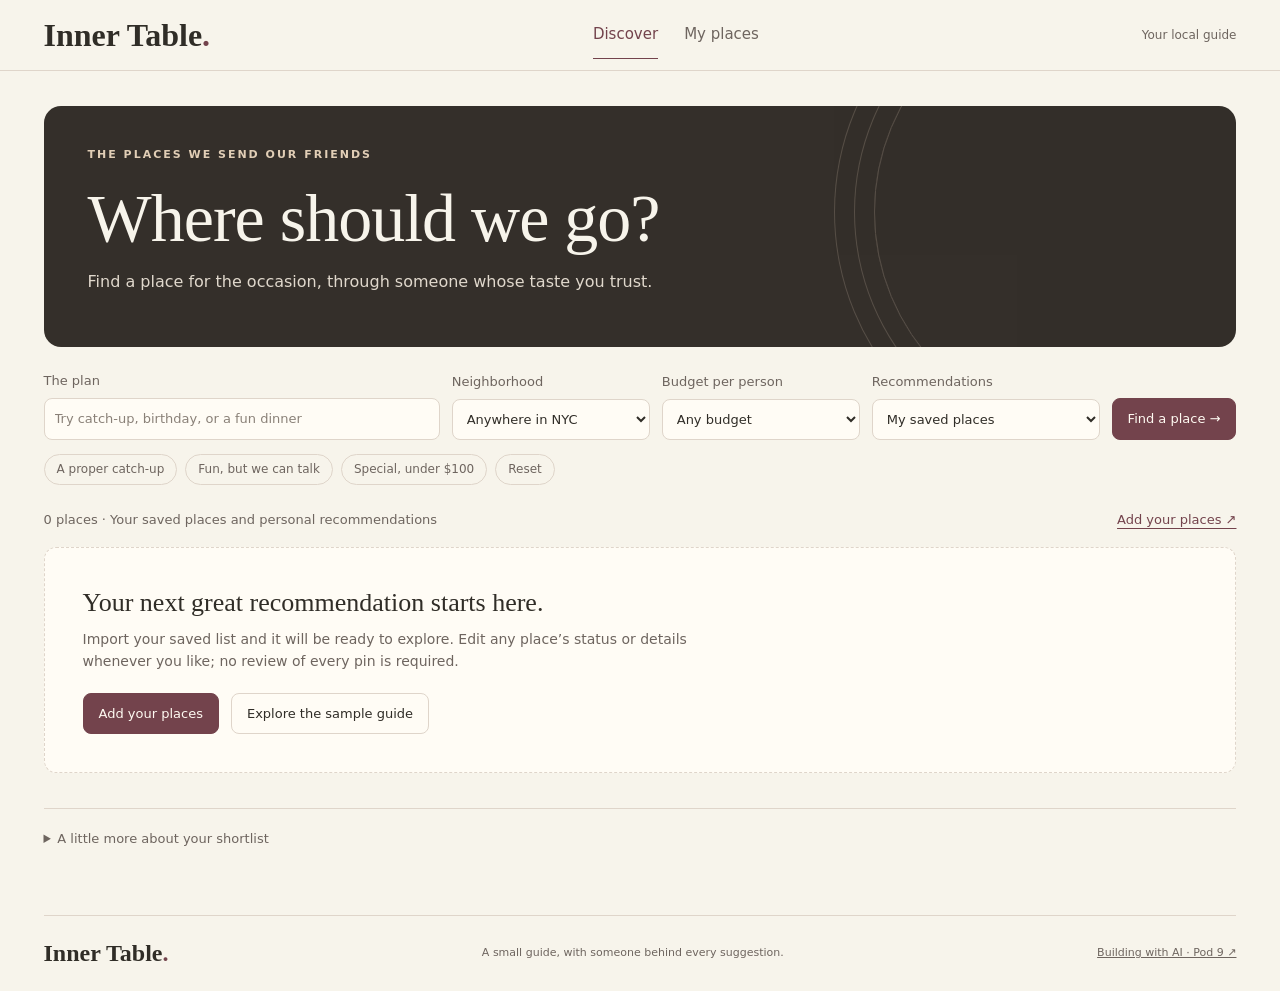
<file: prototype/index.html>
<!doctype html>
<html lang="en">
<head><meta charset="utf-8"><meta name="viewport" content="width=device-width, initial-scale=1"><title>Inner Table. · Places from people you trust</title><link rel="stylesheet" href="style.css"><script defer src="data.js"></script><script defer src="matcher.js"></script><script defer src="imports.js"></script><script defer src="app.js"></script></head>
<body>
<header class="topbar"><a class="wordmark" href="./">Inner Table<span>.</span></a><nav aria-label="Main navigation"><button type="button" class="active" data-view="discover" aria-current="page">Discover</button><button type="button" data-view="places">My places <span id="saved-count"></span></button></nav><span class="local-label">Your local guide</span></header>
<main>
<section id="discover-view">
<div class="hero"><p class="eyebrow">THE PLACES WE SEND OUR FRIENDS</p><h1>Where should we go?</h1><p>Find a place for the occasion, through someone whose taste you trust.</p></div>
<form id="search-form"><div class="filters">
<div class="search-field"><label for="occasion">The plan</label><input id="occasion" maxlength="500" placeholder="Try catch-up, birthday, or a fun dinner"></div>
<div><label for="neighborhood">Neighborhood</label><select id="neighborhood"><option value="">Anywhere in NYC</option></select></div>
<div><label for="budget">Budget per person</label><select id="budget"><option value="">Any budget</option><option value="50">Under $50</option><option value="75">Under $75</option><option value="100">Under $100</option><option value="150">Under $150</option></select></div>
<div><label for="guide">Recommendations</label><select id="guide"><option value="mine">My saved places</option><option value="sample">Explore sample guide</option></select></div><button class="primary" type="submit">Find a place →</button></div>
<div class="examples"><button type="button" data-prompt="Dinner with a friend I haven’t seen in months">A proper catch-up</button><button type="button" data-prompt="Somewhere fun where we can still hear each other">Fun, but we can talk</button><button type="button" data-prompt="A special dinner under $100 each">Special, under $100</button><button id="reset" type="button">Reset</button></div></form>
<div class="list-heading"><p id="result-summary" role="status" aria-live="polite"></p><button type="button" class="text-button" data-view="places">Add your places ↗</button></div><div id="results" class="cards"></div>
<details class="method"><summary>A little more about your shortlist</summary><p>Suggestions use recorded occasion tags, neighborhood, and an optional all-in budget estimate. Both “fun” and “good for talking” must match when you ask for both. Unknown prices are excluded from budget searches. Imported places appear automatically, including uncategorized pins. Suggested tags from notes and list keywords are labeled as inferred. Saved-list suggestions and personal endorsements are shown separately. You can edit statuses or hide any place anytime. Visit status, personal notes, and neighborhood are optional. Visit status is shown on each card; unknown details stay unknown.</p><p>This local prototype uses keyword rules. It cannot verify dietary needs, accessibility, current prices, opening hours, or booking availability. Sample guide places are fictional. Google reviews and account connections are not used.</p></details>
</section>
<section id="places-view" hidden>
<div class="page-heading"><p class="eyebrow">YOUR TASTE, ALL IN ONE PLACE</p><h1>My places</h1><p>From a messy saved pin to a recommendation worth sharing.</p></div>
<p class="privacy-note">Only in this browser. Places are saved on this device and are not uploaded or shared. This is not an account or a private social network. Export a backup before clearing browser data.</p><p id="storage-status" role="status" aria-live="polite"></p>
<div class="portal-grid">
<section class="portal"><span class="portal-number">01</span><h2>Add a place</h2><p>A Maps link, a memory, a reason to go.</p><button type="button" class="primary" id="show-add">Add a place ↗</button></section>
<section class="portal"><span class="portal-number">02</span><h2>Bring your saved lists</h2><p>Import a Google Takeout CSV. Your places are ready to explore, with statuses you can edit anytime.</p><label class="button secondary" for="csv-file">Choose CSV file ↗</label><input id="csv-file" class="visually-hidden" type="file" accept=".csv,text/csv"><details><summary>How to export your list</summary><p>Open <a href="https://takeout.google.com/" target="_blank" rel="noopener noreferrer">Google Takeout</a> and select Saved. Download and unzip the export, then choose a saved-list CSV here. We support title/name, URL, and note columns, including item_content_url. Other formats need review; ZIP uploads are not supported.</p></details></section>
<section class="portal future"><span class="portal-number">03 · FUTURE CONNECTION</span><h2>Connect Google</h2><p>The goal: give permission once and bring over your saved places, with refreshes where supported.</p><button type="button" class="secondary" disabled>Not connected · coming later</button><details><summary>What’s planned?</summary><p>No Google authorization is implemented here. Google’s Data Portability API is a potential route, subject to app verification and account eligibility. Its current supported-country list excludes the US. Manual CSV import remains available.</p><a href="https://support.google.com/accounts/answer/14452558" target="_blank" rel="noopener noreferrer">Google’s availability and access rules ↗</a></details></section>
</div>
<section id="import-preview" class="editor-panel" hidden aria-labelledby="import-title"><h2 id="import-title">Preview your import</h2><p id="import-summary" role="status"></p><div id="import-items" class="preview-list"></div><p class="small">These places will be available in suggestions immediately after import, without implying a visit or personal endorsement. Keywords in notes and list names can suggest editable tags. Missing categories and prices stay unknown. Existing duplicates are skipped; no places are overwritten.</p><div class="actions"><button id="confirm-import" type="button" class="primary">Add to my guide</button><button id="cancel-import" type="button" class="secondary">Cancel</button></div></section><p id="import-status" role="status" aria-live="polite"></p>
<section id="place-editor" class="editor-panel" hidden aria-labelledby="editor-title"><h2 id="editor-title" tabindex="-1">Add a place</h2><form id="place-form"><input id="place-id" type="hidden"><div class="editor-grid">
<div><label for="place-name">Place name</label><input id="place-name" required maxlength="200"></div>
<div><label for="place-url">Google Maps link</label><input id="place-url" type="url" required maxlength="2000" placeholder="https://maps.app.goo.gl/…"></div>
<div><label for="place-category">Category (optional)</label><select id="place-category"><option value="unknown">Uncategorized</option><option value="restaurant">Restaurant</option><option value="cafe">Café</option><option value="bar">Bar</option><option value="shop">Shop</option><option value="nightclub">Nightclub</option><option value="other">Other</option></select></div>
<div><label for="place-neighborhood">NYC neighborhood (optional)</label><input id="place-neighborhood" maxlength="100" placeholder="e.g. West Village"></div>
<div><label for="place-visited">Visit status (optional)</label><select id="place-visited"><option value="not specified">Not specified</option><option value="been there">Been there</option><option value="want to try">Want to try</option></select></div>
<div><label for="place-price">All-in estimate per person ($, optional)</label><input id="place-price" type="number" min="1" max="10000" step="0.01" placeholder="Leave blank if unknown"></div>
</div><label for="place-note">Your personal note (optional)</label><textarea id="place-note" maxlength="3000" rows="3" placeholder="Why would you send a friend here? What should they know?"></textarea>
<fieldset><legend>Good for… <span>(only choose what you know)</span></legend><div class="tag-options"><label><input type="checkbox" name="tag" value="conversation"> Talking / catch-ups</label><label><input type="checkbox" name="tag" value="fun"> A fun evening</label><label><input type="checkbox" name="tag" value="special"> Something special</label><label><input type="checkbox" name="tag" value="date"> A date</label><label><input type="checkbox" name="tag" value="group"> A group</label></div></fieldset>
<p id="inferred-info" class="small"></p><label class="check-label"><input id="place-in-guide" type="checkbox" checked> Include in my guide and suggestions</label><label class="check-label"><input id="place-recommend" type="checkbox"> I personally recommend this place</label><p class="small">Imported places are included automatically. Edit visit status, endorsement, tags, or visibility anytime. Saved does not mean visited or personally endorsed. No category, visit, note, or neighborhood is required.</p><p id="editor-error" role="alert"></p><div class="actions"><button class="primary" type="submit">Save place</button><button class="secondary" id="cancel-edit" type="button">Cancel</button></div></form></section>
<div class="list-heading"><h2>Your saved places</h2><div class="actions"><button class="secondary" id="show-all-in-guide" type="button">Show all in guide</button><button class="text-button" id="export-places" type="button">Export backup ↓</button><label class="text-button button" for="restore-file">Restore backup ↑</label><input class="visually-hidden" id="restore-file" type="file" accept=".json,application/json"></div></div><p id="queue-summary"></p><div id="my-places" class="saved-list"></div>
</section>
</main><footer><span class="wordmark">Inner Table<span>.</span></span><span>A small guide, with someone behind every suggestion.</span><a href="../docs/index.html">Building with AI · Pod 9 ↗</a></footer>
</body></html>
</file>
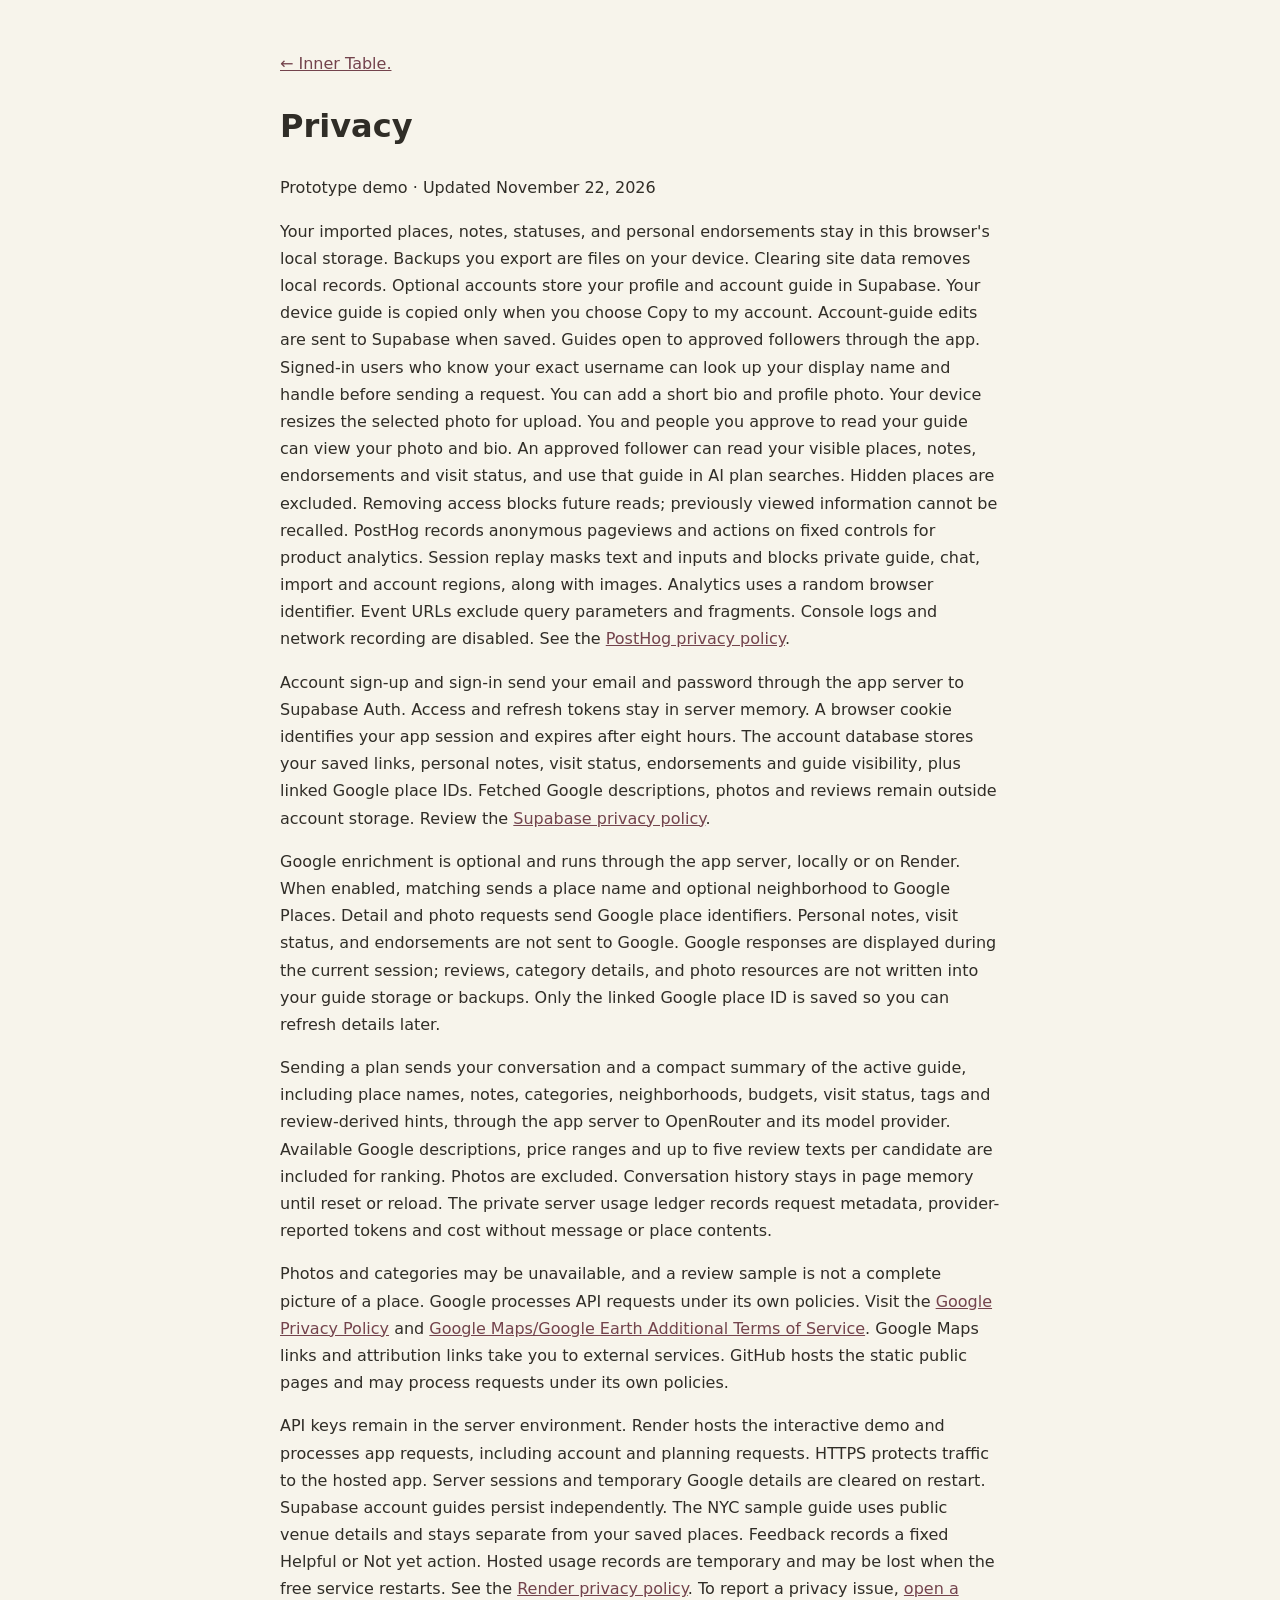
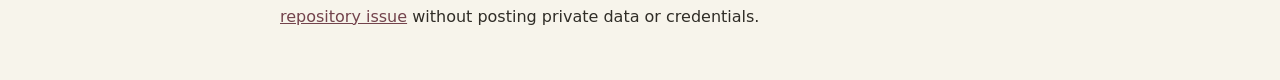
<file: docs/privacy.html>
<!doctype html><html lang="en"><head><meta charset="utf-8"><meta name="viewport" content="width=device-width,initial-scale=1"><title>Privacy · Inner Table.</title><style>body{max-width:720px;margin:50px auto;padding:0 24px;font:16px/1.7 system-ui;color:#302d27;background:#f7f4eb}a{color:#73434c}</style></head><body><a href="prototype/">← Inner Table.</a><h1>Privacy</h1><p>Prototype demo · Updated November 22, 2026</p><p>Your imported places, notes, statuses, and personal endorsements stay in this browser's local storage. Backups you export are files on your device. Clearing site data removes local records. Optional accounts store your profile and account guide in Supabase. Your device guide is copied only when you choose Copy to my account. Account-guide edits are sent to Supabase when saved. Guides open to approved followers through the app. Signed-in users who know your exact username can look up your display name and handle before sending a request. You can add a short bio and profile photo. Your device resizes the selected photo for upload. You and people you approve to read your guide can view your photo and bio. An approved follower can read your visible places, notes, endorsements and visit status, and use that guide in AI plan searches. Hidden places are excluded. Removing access blocks future reads; previously viewed information cannot be recalled. PostHog records anonymous pageviews and actions on fixed controls for product analytics. Session replay masks text and inputs and blocks private guide, chat, import and account regions, along with images. Analytics uses a random browser identifier. Event URLs exclude query parameters and fragments. Console logs and network recording are disabled. See the <a href="https://posthog.com/privacy">PostHog privacy policy</a>.</p><p>Account sign-up and sign-in send your email and password through the app server to Supabase Auth. Access and refresh tokens stay in server memory. A browser cookie identifies your app session and expires after eight hours. The account database stores your saved links, personal notes, visit status, endorsements and guide visibility, plus linked Google place IDs. Fetched Google descriptions, photos and reviews remain outside account storage. Review the <a href="https://supabase.com/privacy">Supabase privacy policy</a>.</p><p>Google enrichment is optional and runs through the app server, locally or on Render. When enabled, matching sends a place name and optional neighborhood to Google Places. Detail and photo requests send Google place identifiers. Personal notes, visit status, and endorsements are not sent to Google. Google responses are displayed during the current session; reviews, category details, and photo resources are not written into your guide storage or backups. Only the linked Google place ID is saved so you can refresh details later.</p><p>Sending a plan sends your conversation and a compact summary of the active guide, including place names, notes, categories, neighborhoods, budgets, visit status, tags and review-derived hints, through the app server to OpenRouter and its model provider. Available Google descriptions, price ranges and up to five review texts per candidate are included for ranking. Photos are excluded. Conversation history stays in page memory until reset or reload. The private server usage ledger records request metadata, provider-reported tokens and cost without message or place contents.</p><p>Photos and categories may be unavailable, and a review sample is not a complete picture of a place. Google processes API requests under its own policies. Visit the <a href="https://policies.google.com/privacy">Google Privacy Policy</a> and <a href="https://maps.google.com/help/terms_maps/">Google Maps/Google Earth Additional Terms of Service</a>. Google Maps links and attribution links take you to external services. GitHub hosts the static public pages and may process requests under its own policies.</p><p>API keys remain in the server environment. Render hosts the interactive demo and processes app requests, including account and planning requests. HTTPS protects traffic to the hosted app. Server sessions and temporary Google details are cleared on restart. Supabase account guides persist independently. The NYC sample guide uses public venue details and stays separate from your saved places. Feedback records a fixed Helpful or Not yet action. Hosted usage records are temporary and may be lost when the free service restarts. See the <a href="https://render.com/privacy">Render privacy policy</a>. To report a privacy issue, <a href="https://github.com/building-with-ai-f26/wj2394-sandbox/issues">open a repository issue</a> without posting private data or credentials.</p></body></html>
</file>
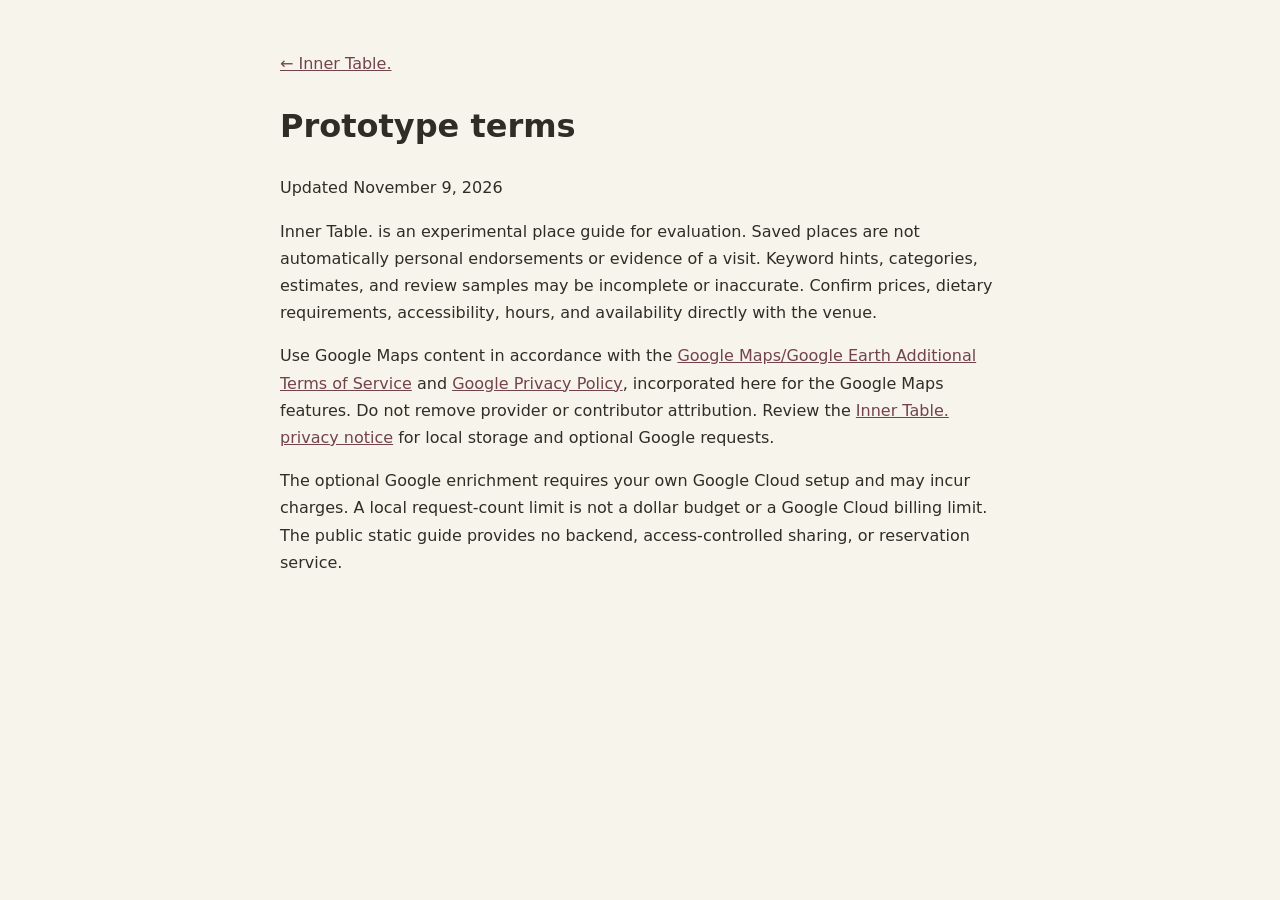
<file: docs/terms.html>
<!doctype html><html lang="en"><head><meta charset="utf-8"><meta name="viewport" content="width=device-width,initial-scale=1"><title>Terms · Inner Table.</title><style>body{max-width:720px;margin:50px auto;padding:0 24px;font:16px/1.7 system-ui;color:#302d27;background:#f7f4eb}a{color:#73434c}</style></head><body><a href="prototype/">← Inner Table.</a><h1>Prototype terms</h1><p>Updated November 9, 2026</p><p>Inner Table. is an experimental place guide for evaluation. Saved places are not automatically personal endorsements or evidence of a visit. Keyword hints, categories, estimates, and review samples may be incomplete or inaccurate. Confirm prices, dietary requirements, accessibility, hours, and availability directly with the venue.</p><p>Use Google Maps content in accordance with the <a href="https://maps.google.com/help/terms_maps/">Google Maps/Google Earth Additional Terms of Service</a> and <a href="https://policies.google.com/privacy">Google Privacy Policy</a>, incorporated here for the Google Maps features. Do not remove provider or contributor attribution. Review the <a href="privacy.html">Inner Table. privacy notice</a> for local storage and optional Google requests.</p><p>The optional Google enrichment requires your own Google Cloud setup and may incur charges. A local request-count limit is not a dollar budget or a Google Cloud billing limit. The public static guide provides no backend, access-controlled sharing, or reservation service.</p></body></html>
</file>
<file: prototype/style.css>
﻿:root{--paper:#f7f4eb;--card:#fffcf5;--ink:#302d27;--muted:#6e655f;--line:#dfd5ca;--wine:#73434c;--olive:#586046;--brown:#815b40;--hero:#342f2a}*{box-sizing:border-box}body{margin:0;background:var(--paper);color:var(--ink);font:15px/1.55 system-ui,-apple-system,"Segoe UI",sans-serif}button,input,select,textarea{font:inherit;color:inherit}button,.button{cursor:pointer}a{color:var(--wine)}button:focus-visible,a:focus-visible,input:focus-visible,select:focus-visible,textarea:focus-visible,summary:focus-visible{outline:3px solid var(--wine);outline-offset:3px}[hidden]{display:none!important}.topbar{min-height:71px;border-bottom:1px solid var(--line);display:flex;align-items:center;justify-content:space-between;padding:0 3.4%;gap:20px}.wordmark{font:bold 32px Georgia,serif;color:var(--ink);text-decoration:none;white-space:nowrap}.wordmark span{color:var(--wine)}nav{display:flex;gap:26px}nav button{background:none;border:0;padding:21px 0 12px;margin-bottom:9px;color:var(--muted);border-bottom:1px solid transparent}nav button.active{color:var(--wine);border-color:var(--wine)}#saved-count{font-size:11px}.local-label{font-size:12px;color:var(--muted)}main{max-width:1400px;margin:auto;padding:35px 3.4% 65px;min-height:75vh}.hero{background:var(--hero);border-radius:17px;color:var(--paper);padding:40px 44px 52px;position:relative;overflow:hidden;margin-bottom:24px;isolation:isolate}.hero:after{content:"";position:absolute;width:440px;height:440px;border:1px solid #6a6057;border-radius:50%;right:-80px;top:-115px;box-shadow:0 0 0 19px var(--hero),0 0 0 20px #6a6057,0 0 0 39px var(--hero),0 0 0 40px #6a6057;z-index:-1;opacity:.65}.eyebrow{text-transform:uppercase;font-size:11px;font-weight:750;letter-spacing:2px;margin:0 0 17px}.hero .eyebrow{color:#e1ceb6}h1{font:normal clamp(40px,5.5vw,68px)/1.13 Georgia,serif;letter-spacing:-1px;margin:0 0 13px}.hero>p:last-child{color:#e0d8cc;margin:0;font-size:16px}h2{font:normal 26px/1.3 Georgia,serif;margin:0 0 10px}h3{font:normal 26px/1.2 Georgia,serif;margin:0 0 8px}p{margin:0 0 12px}.filters{display:grid;grid-template-columns:2fr 1fr 1fr 1.15fr auto;gap:12px;align-items:end}label{display:block;color:var(--muted);font-size:13px;margin-bottom:7px}input:not([type=checkbox]),select,textarea{display:block;background:var(--card);border:1px solid var(--line);border-radius:8px;width:100%;padding:10px;min-height:41px;font-size:13px}textarea{resize:vertical}input::placeholder,textarea::placeholder{color:#8a8178}.primary,.secondary,.button{border-radius:8px;padding:10px 15px;border:1px solid var(--line);text-decoration:none;font-size:13px;display:inline-block;text-align:center;line-height:1.5;margin:0}.primary{background:var(--wine);border-color:var(--wine);color:#fffaf2;min-height:41px}.primary:hover{background:#5e333d}.secondary{background:var(--card)}.secondary:hover{background:#eee8dc}button:disabled{opacity:.65;cursor:not-allowed}.examples{display:flex;gap:8px;flex-wrap:wrap;margin:14px 0 18px}.examples button{background:none;border:1px solid var(--line);border-radius:20px;font-size:12px;padding:5px 12px;color:var(--muted)}.examples button:hover{border-color:var(--wine);color:var(--wine)}.list-heading{display:flex;justify-content:space-between;align-items:center;gap:20px;margin:20px 0 12px}.list-heading p{margin:0;font-size:13px;color:var(--muted)}.text-button{background:none;border:0;color:var(--wine);font-size:13px;padding:5px 0;text-decoration:underline;text-underline-offset:4px}.cards{display:grid;grid-template-columns:repeat(3,minmax(0,1fr));gap:16px}.card{border:1px solid var(--line);border-radius:12px;overflow:hidden;background:var(--card);display:flex;flex-direction:column}.card-top{background:var(--wine);height:94px;color:#fff9ed;position:relative;overflow:hidden;display:flex;align-items:flex-end;padding:17px;font-size:11px;font-weight:bold;letter-spacing:1.4px}.card-top:after{content:"";width:145px;height:145px;border:10px solid #ffffff55;box-shadow:0 0 0 12px #ffffff22;border-radius:50%;position:absolute;right:-15px;top:15px}.card:nth-child(3n+2) .card-top{background:var(--olive)}.card:nth-child(3n) .card-top{background:var(--brown)}.card-body{padding:18px;flex:1}.place-meta,.source,.small{font-size:12px;color:var(--muted)}.note{font-size:15px;line-height:1.55;margin:15px 0;white-space:pre-wrap;overflow-wrap:anywhere}.reason{font-size:12px;color:var(--muted);border-top:1px solid var(--line);padding-top:12px;margin-bottom:0}.tags{display:flex;gap:6px;flex-wrap:wrap;margin:14px 0 0}.tag{font-size:10px;border:1px solid var(--line);border-radius:4px;padding:3px 6px;color:var(--muted)}.card-bottom{border-top:1px solid var(--line);padding:12px 18px;font-size:12px;color:var(--muted);display:flex;justify-content:space-between;gap:12px}.empty{grid-column:1/-1;background:var(--card);border:1px dashed var(--line);padding:38px;border-radius:12px}.empty p{max-width:650px;color:var(--muted);font-size:14px}.empty .actions{margin-top:20px}.method{border-top:1px solid var(--line);padding-top:20px;margin-top:35px;color:var(--muted);font-size:13px}summary{cursor:pointer}details p{margin:12px 0}footer{border-top:1px solid var(--line);margin:0 3.4%;padding:24px 0;display:flex;align-items:center;justify-content:space-between;gap:20px}footer .wordmark{font-size:24px}footer>span:not(.wordmark),footer>a{font-size:11px;color:var(--muted)}.page-heading{padding:8px 0 12px}.page-heading .eyebrow{color:var(--wine)}.page-heading p{color:var(--muted)}.privacy-note{padding:14px 18px;background:#ececde;border-radius:8px;font-size:12px;color:#535a40}.portal-grid{display:grid;grid-template-columns:repeat(3,minmax(0,1fr));gap:16px;margin:24px 0}.portal{background:var(--card);border:1px solid var(--line);border-radius:12px;padding:24px;display:flex;flex-direction:column;align-items:flex-start}.portal-number{color:var(--wine);font-size:10px;font-weight:bold;letter-spacing:1.5px;margin-bottom:18px}.portal h2{font-size:24px}.portal>p{font-size:13px;color:var(--muted);flex:1;margin-bottom:20px}.portal details{font-size:12px;color:var(--muted);margin-top:15px}.future{background:#eeeadf}.editor-panel{background:var(--card);padding:28px;border:1px solid var(--line);border-radius:12px;margin:24px 0}.editor-panel h2{margin-bottom:20px}.editor-grid{display:grid;grid-template-columns:1fr 1fr;gap:18px;margin-bottom:18px}.actions{display:flex;flex-wrap:wrap;align-items:center;gap:12px}fieldset{border:0;padding:0;margin:22px 0}legend{font-size:13px;margin-bottom:12px}legend span{color:var(--muted)}.tag-options{display:flex;flex-wrap:wrap;gap:15px}.tag-options label,.check-label{display:flex;gap:7px;align-items:center;margin:0}.check-label{margin:20px 0 10px}input[type=checkbox]{accent-color:var(--wine);width:16px;height:16px;flex-shrink:0}.editor-panel .actions{margin-top:22px}.preview-list{max-height:300px;overflow:auto;border-top:1px solid var(--line);margin:15px 0}.preview-item{padding:12px 0;border-bottom:1px solid var(--line)}.preview-item p{font-size:12px;color:var(--muted);white-space:pre-wrap;overflow-wrap:anywhere;margin:5px 0 0}.saved-list{display:grid;gap:12px}.saved-row{display:flex;justify-content:space-between;align-items:flex-start;gap:20px;background:var(--card);border:1px solid var(--line);border-radius:10px;padding:20px}.saved-row h3{font-size:22px}.saved-row p{font-size:12px;color:var(--muted);margin:5px 0;white-space:pre-wrap;overflow-wrap:anywhere}.saved-row>div:first-child{min-width:0}.saved-row .actions{flex-shrink:0}.saved-row .badge{font-size:10px;border-radius:4px;display:inline-block;padding:3px 7px;background:#ede6d9;color:var(--wine);margin-bottom:8px}.saved-row .badge.ready{background:#e4e9db;color:#47583d}#editor-error,#storage-status,#import-status{color:var(--wine);font-size:13px}#queue-summary{font-size:13px;color:var(--muted)}.visually-hidden{position:absolute!important;width:1px!important;height:1px!important;padding:0!important;margin:-1px!important;overflow:hidden;clip:rect(0,0,0,0);white-space:nowrap;border:0!important}.portal:focus-within{outline:2px solid var(--wine);outline-offset:3px}@media(max-width:1050px){.filters{grid-template-columns:2fr 1fr 1fr}.search-field{grid-column:span 2}.portal{padding:20px}.hero{padding:35px}.portal h2{font-size:22px}}@media(max-width:760px){.topbar{flex-wrap:wrap;padding-top:17px;gap:10px}.wordmark{font-size:28px}nav{order:3;width:100%;justify-content:center}nav button{padding-top:10px}main{padding-top:22px}.hero{padding:30px 25px;min-height:230px}.hero:after{right:-300px}.hero p{max-width:85%}.hero h1{font-size:45px}.filters{grid-template-columns:1fr 1fr}.search-field{grid-column:1/-1}.filters>.primary{grid-column:1/-1}.cards{grid-template-columns:1fr 1fr}.portal-grid{grid-template-columns:1fr}.portal{padding:22px}.portal>p{margin-bottom:14px}.editor-panel{padding:20px}.saved-row{flex-direction:column;gap:12px}footer{flex-wrap:wrap}.list-heading{flex-wrap:wrap;gap:8px}}@media(max-width:480px){.cards,.editor-grid{grid-template-columns:1fr}.hero h1{font-size:39px}.hero p{font-size:14px}.eyebrow{font-size:9px}.local-label{font-size:10px}.filters{gap:10px}.examples{gap:6px}.examples button{font-size:11px}.empty{padding:25px}.tag-options{flex-direction:column;gap:10px}footer>span:not(.wordmark){width:100%;order:3}}
input[type=hidden]{display:none!important}
</file>
